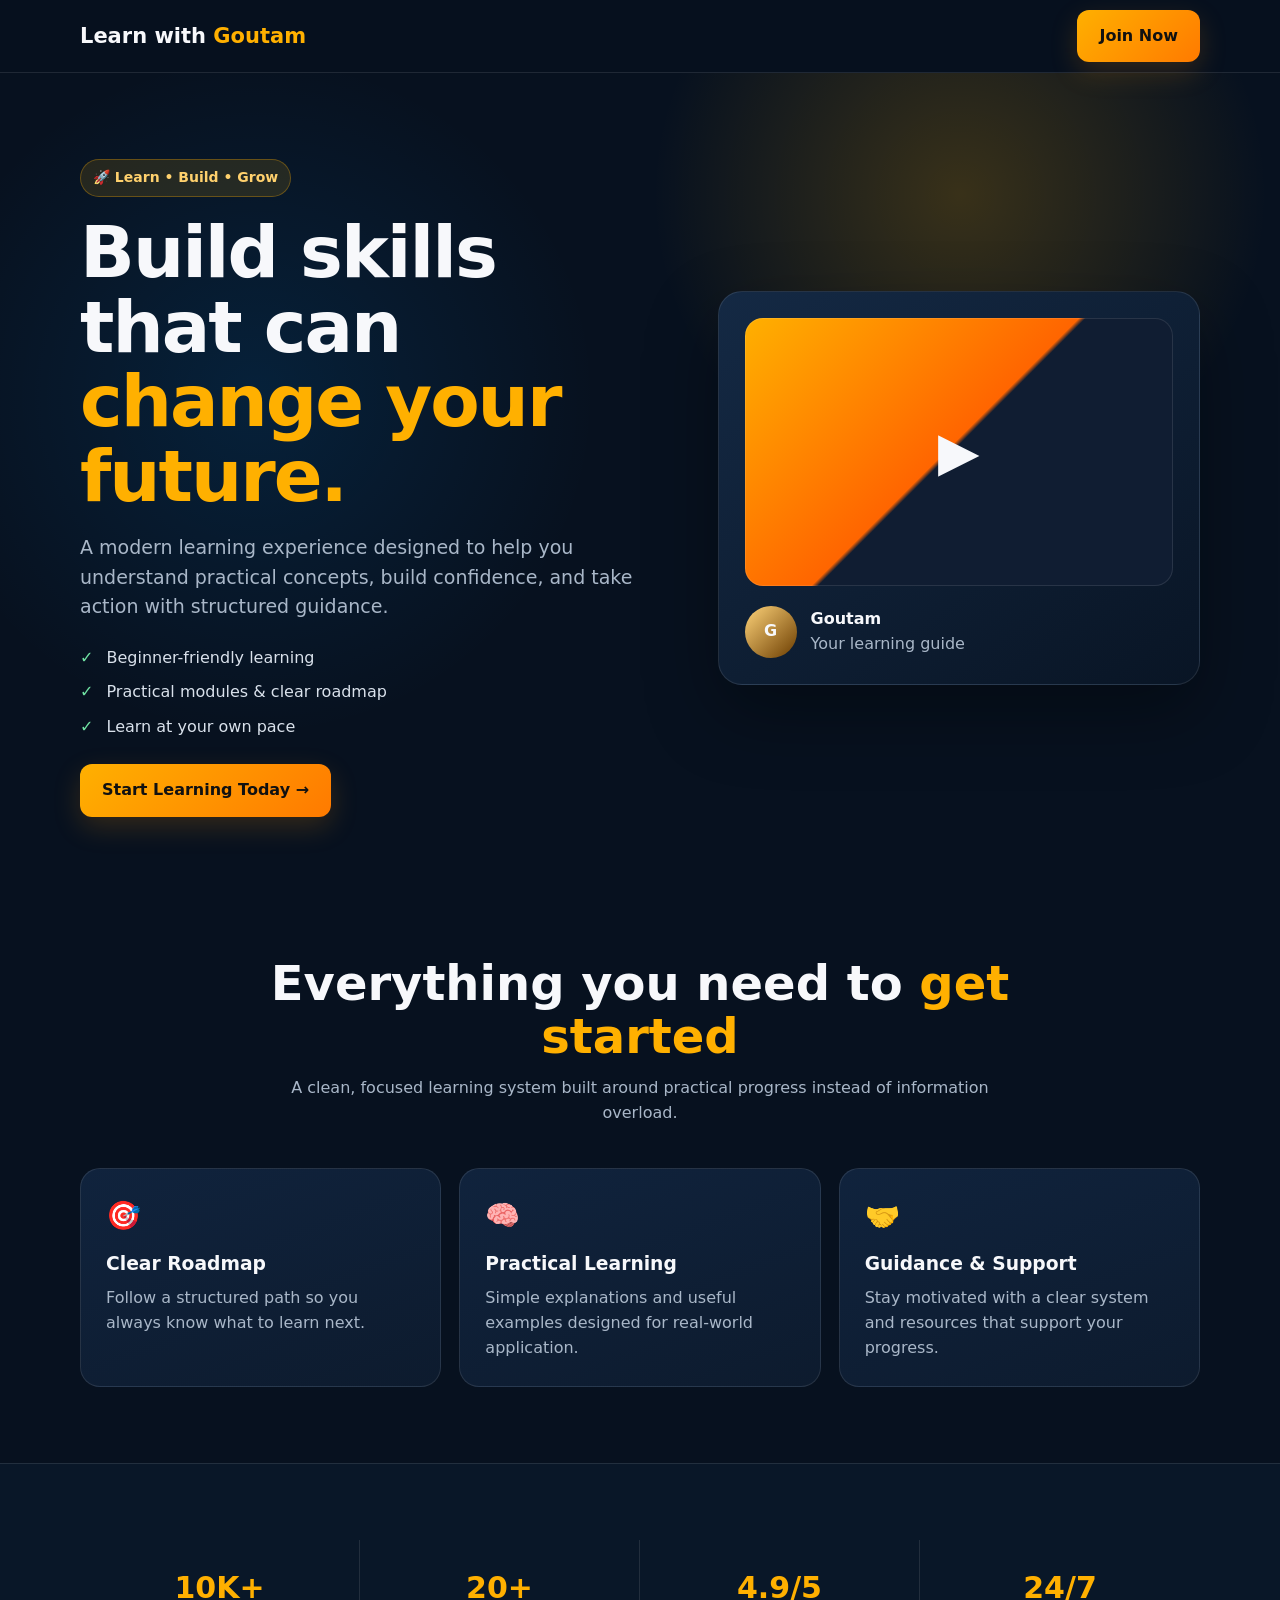
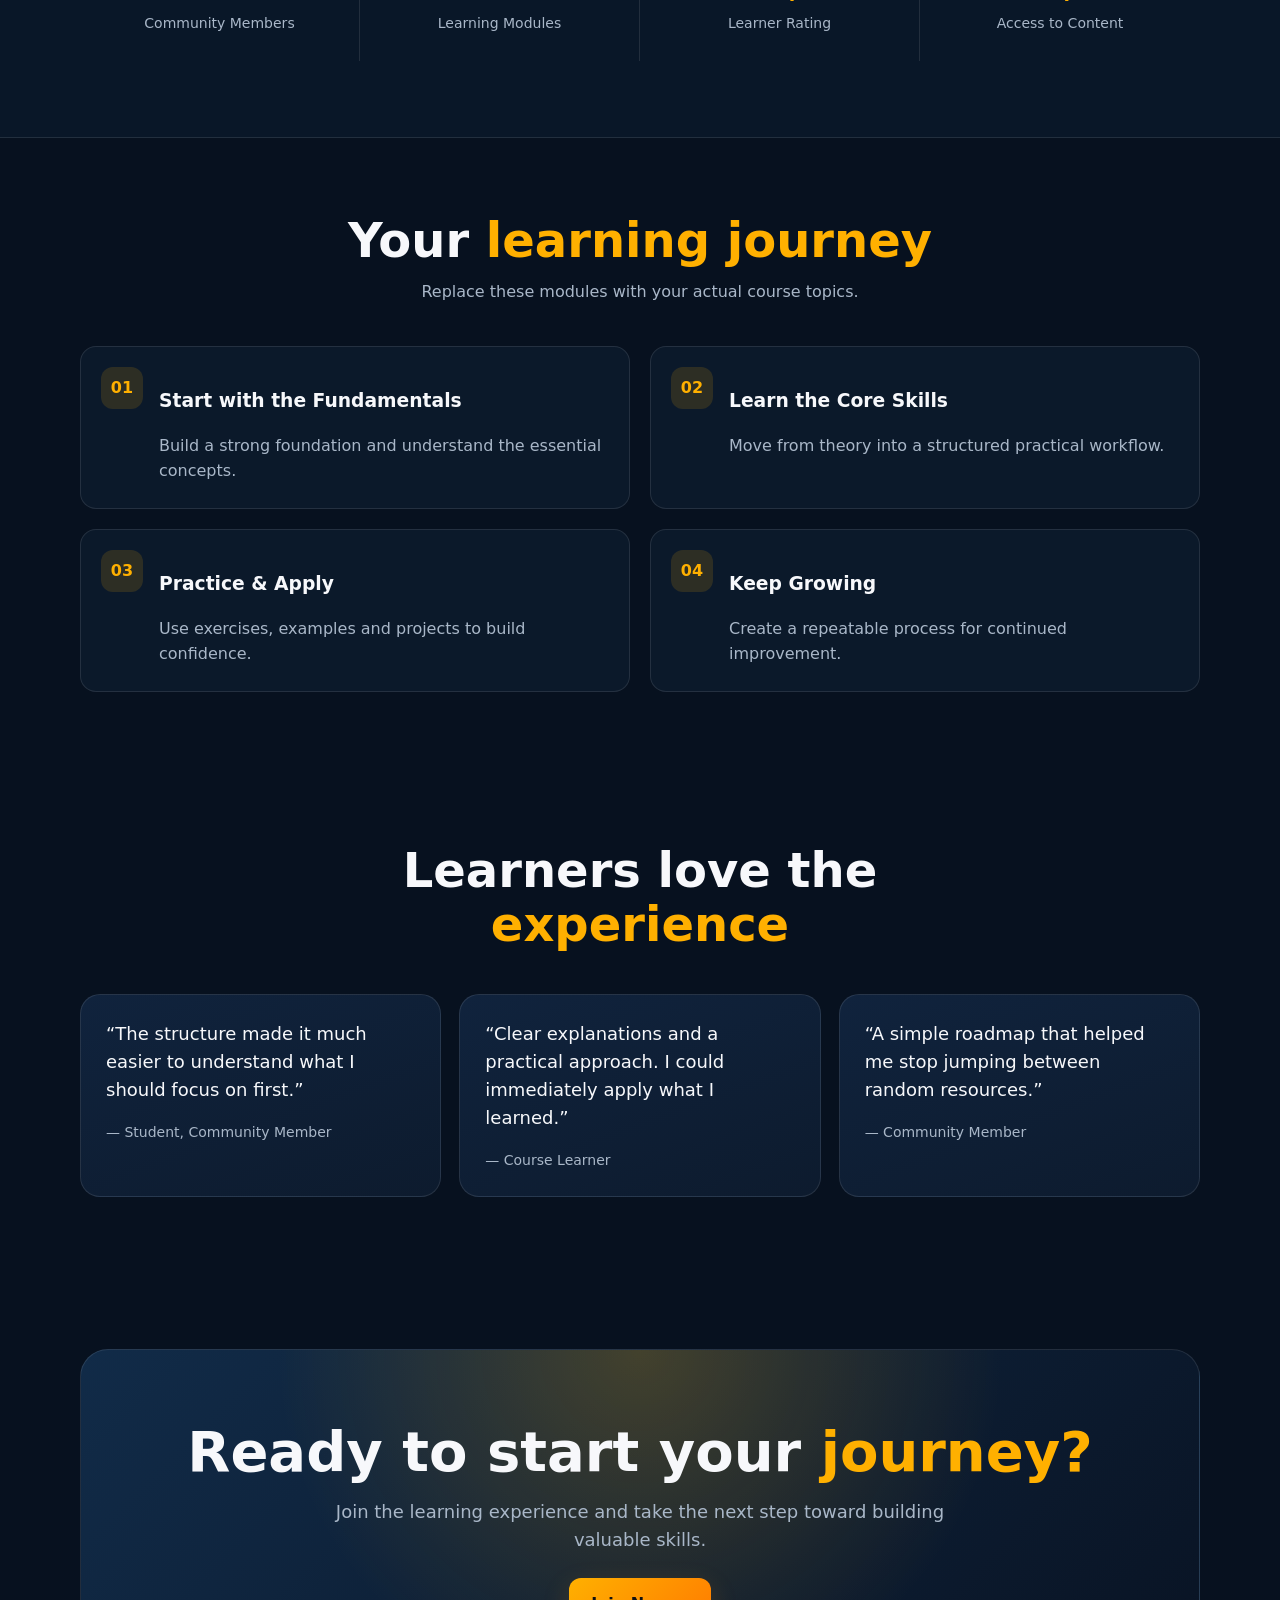
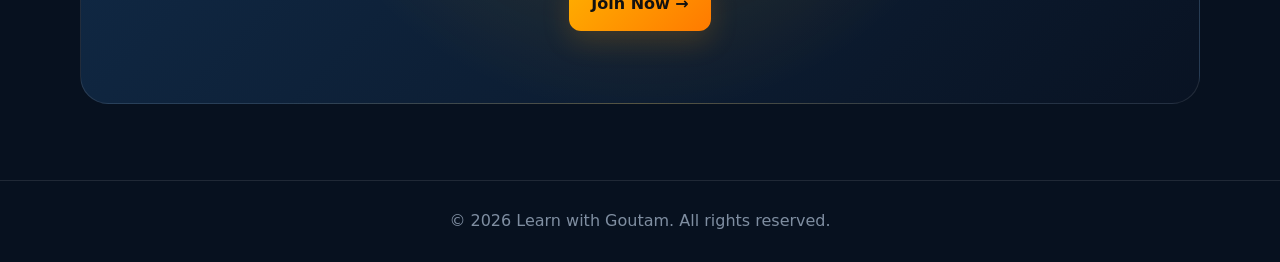
<file: index.html>
<!DOCTYPE html>
<html lang="en">
<head>
<meta charset="UTF-8">
<meta name="viewport" content="width=device-width, initial-scale=1.0">
<title>Learn With Goutam — Landing Page</title>

  <!-- Meta Pixel Code -->
<script>
!function(f,b,e,v,n,t,s)
{if(f.fbq)return;n=f.fbq=function(){n.callMethod?
n.callMethod.apply(n,arguments):n.queue.push(arguments)};
if(!f._fbq)f._fbq=n;n.push=n;n.loaded=!0;n.version='2.0';
n.queue=[];t=b.createElement(e);t.async=!0;
t.src=v;s=b.getElementsByTagName(e)[0];
s.parentNode.insertBefore(t,s)}(window, document,'script',
'https://connect.facebook.net/en_US/fbevents.js');
fbq('init', '1588254652836169');
fbq('track', 'PageView');
</script>
<noscript><img height="1" width="1" style="display:none"
src="https://www.facebook.com/tr?id=1588254652836169&ev=PageView&noscript=1"
/></noscript>
<!-- End Meta Pixel Code -->
<style>
:root{
  --bg:#07111f;--card:#0d1b2e;--card2:#10233d;--text:#f7f8fb;--muted:#a9b7c8;
  --primary:#ffb000;--primary2:#ff7a00;--line:rgba(255,255,255,.10);
}
*{box-sizing:border-box}html{scroll-behavior:smooth}body{margin:0;font-family:Inter,system-ui,-apple-system,Segoe UI,Arial,sans-serif;background:var(--bg);color:var(--text);line-height:1.55}
.container{width:min(1120px,92%);margin:auto}
nav{position:sticky;top:0;z-index:10;background:rgba(7,17,31,.88);backdrop-filter:blur(14px);border-bottom:1px solid var(--line)}
.nav{height:72px;display:flex;align-items:center;justify-content:space-between;gap:20px}.brand{font-weight:900;font-size:21px}.brand span{color:var(--primary)}
.btn{display:inline-flex;align-items:center;justify-content:center;text-decoration:none;color:#111;font-weight:850;padding:14px 22px;border-radius:12px;background:linear-gradient(135deg,var(--primary),var(--primary2));box-shadow:0 10px 28px rgba(255,151,0,.18)}
.hero{padding:86px 0 64px;background:radial-gradient(circle at 75% 15%,rgba(255,176,0,.20),transparent 26%),radial-gradient(circle at 20% 40%,rgba(0,149,255,.12),transparent 30%)}
.grid{display:grid;grid-template-columns:1.1fr .9fr;gap:48px;align-items:center}
.badge{display:inline-block;background:rgba(255,176,0,.12);border:1px solid rgba(255,176,0,.3);color:#ffd16d;padding:7px 12px;border-radius:99px;font-size:14px;font-weight:700}
h1{font-size:clamp(42px,6vw,72px);line-height:1.04;letter-spacing:-2px;margin:18px 0}.accent{color:var(--primary)}.lead{font-size:19px;color:var(--muted);max-width:650px}
.points{display:grid;gap:10px;margin:24px 0}.points div{color:#d9e1eb}.points b{color:#71e4a4;margin-right:8px}
.hero-card{padding:26px;border-radius:24px;background:linear-gradient(145deg,#142944,#091525);border:1px solid var(--line);box-shadow:0 28px 70px rgba(0,0,0,.35)}
.video{aspect-ratio:16/10;border-radius:18px;background:linear-gradient(135deg,#ffb000,#ff6500 48%,#101d32 49%);display:flex;align-items:center;justify-content:center;font-size:54px;box-shadow:inset 0 0 0 1px rgba(255,255,255,.1)}
.author{display:flex;gap:14px;align-items:center;margin-top:20px}.avatar{width:52px;height:52px;border-radius:50%;background:linear-gradient(135deg,#ffd47a,#6b3c00);display:grid;place-items:center;font-weight:900}
section{padding:76px 0}.section-title{text-align:center;max-width:760px;margin:0 auto 42px}.section-title h2{font-size:clamp(30px,4vw,48px);line-height:1.12;margin:0 0 12px}.section-title p{color:var(--muted);margin:0}
.cards{display:grid;grid-template-columns:repeat(3,1fr);gap:18px}.card{background:linear-gradient(160deg,var(--card2),var(--card));border:1px solid var(--line);border-radius:20px;padding:25px}.icon{font-size:28px;margin-bottom:12px}.card h3{margin:0 0 8px}.card p{margin:0;color:var(--muted)}
.stats{background:#091728;border-top:1px solid var(--line);border-bottom:1px solid var(--line)}.stats-grid{display:grid;grid-template-columns:repeat(4,1fr);text-align:center}.stat{padding:25px;border-right:1px solid var(--line)}.stat:last-child{border:0}.stat strong{display:block;font-size:30px;color:var(--primary)}.stat span{color:var(--muted);font-size:14px}
.course{display:grid;grid-template-columns:1fr 1fr;gap:20px}.module{padding:20px;border:1px solid var(--line);border-radius:16px;background:#0b192a;display:flex;gap:16px;align-items:flex-start}.num{min-width:42px;height:42px;border-radius:12px;background:rgba(255,176,0,.14);color:var(--primary);display:grid;place-items:center;font-weight:900}
.testimonials{display:grid;grid-template-columns:repeat(3,1fr);gap:18px}.quote{font-size:18px}.person{margin-top:18px;color:var(--muted);font-size:14px}
.cta{padding:72px 24px;border-radius:28px;text-align:center;background:radial-gradient(circle at top,rgba(255,176,0,.22),transparent 55%),linear-gradient(135deg,#112b48,#091323);border:1px solid var(--line)}.cta h2{font-size:clamp(32px,5vw,56px);line-height:1.08;margin:0 0 15px}.cta p{color:var(--muted);font-size:18px;max-width:650px;margin:0 auto 25px}
footer{padding:28px 0;color:#7f8ea1;text-align:center;border-top:1px solid var(--line)}
@media(max-width:800px){.grid,.course{grid-template-columns:1fr}.cards,.testimonials{grid-template-columns:1fr}.stats-grid{grid-template-columns:1fr 1fr}.stat:nth-child(2){border-right:0}.hero{padding-top:55px}nav .btn{padding:10px 14px;font-size:14px}h1{letter-spacing:-1.4px}}
</style>
</head>
<body>
<nav><div class="container nav"><div class="brand">Learn with <span>Goutam</span></div><a class="btn" href="https://t.me/+gCSP7J-tDQRjYzI1">Join Now</a></div></nav>

<header class="hero">
<div class="container grid">
  <div>
    <span class="badge">🚀 Learn • Build • Grow</span>
    <h1>Build skills that can <span class="accent">change your future.</span></h1>
    <p class="lead">A modern learning experience designed to help you understand practical concepts, build confidence, and take action with structured guidance.</p>
    <div class="points"><div><b>✓</b> Beginner-friendly learning</div><div><b>✓</b> Practical modules & clear roadmap</div><div><b>✓</b> Learn at your own pace</div></div>
    <a class="btn" href="https://t.me/+gCSP7J-tDQRjYzI1">Start Learning Today →</a>
  </div>
  <div class="hero-card">
    <div class="video">▶</div>
    <div class="author"><div class="avatar">G</div><div><strong>Goutam</strong><br><span style="color:var(--muted)">Your learning guide</span></div></div>
  </div>
</div>
</header>

<section>
<div class="container">
<div class="section-title"><h2>Everything you need to <span class="accent">get started</span></h2><p>A clean, focused learning system built around practical progress instead of information overload.</p></div>
<div class="cards">
<div class="card"><div class="icon">🎯</div><h3>Clear Roadmap</h3><p>Follow a structured path so you always know what to learn next.</p></div>
<div class="card"><div class="icon">🧠</div><h3>Practical Learning</h3><p>Simple explanations and useful examples designed for real-world application.</p></div>
<div class="card"><div class="icon">🤝</div><h3>Guidance & Support</h3><p>Stay motivated with a clear system and resources that support your progress.</p></div>
</div>
</div>
</section>

<section class="stats"><div class="container stats-grid">
<div class="stat"><strong>10K+</strong><span>Community Members</span></div>
<div class="stat"><strong>20+</strong><span>Learning Modules</span></div>
<div class="stat"><strong>4.9/5</strong><span>Learner Rating</span></div>
<div class="stat"><strong>24/7</strong><span>Access to Content</span></div>
</div></section>

<section>
<div class="container">
<div class="section-title"><h2>Your <span class="accent">learning journey</span></h2><p>Replace these modules with your actual course topics.</p></div>
<div class="course">
<div class="module"><div class="num">01</div><div><h3>Start with the Fundamentals</h3><p style="color:var(--muted);margin:5px 0">Build a strong foundation and understand the essential concepts.</p></div></div>
<div class="module"><div class="num">02</div><div><h3>Learn the Core Skills</h3><p style="color:var(--muted);margin:5px 0">Move from theory into a structured practical workflow.</p></div></div>
<div class="module"><div class="num">03</div><div><h3>Practice & Apply</h3><p style="color:var(--muted);margin:5px 0">Use exercises, examples and projects to build confidence.</p></div></div>
<div class="module"><div class="num">04</div><div><h3>Keep Growing</h3><p style="color:var(--muted);margin:5px 0">Create a repeatable process for continued improvement.</p></div></div>
</div>
</div>
</section>

<section>
<div class="container">
<div class="section-title"><h2>Learners love the <span class="accent">experience</span></h2></div>
<div class="testimonials">
<div class="card"><div class="quote">“The structure made it much easier to understand what I should focus on first.”</div><div class="person">— Student, Community Member</div></div>
<div class="card"><div class="quote">“Clear explanations and a practical approach. I could immediately apply what I learned.”</div><div class="person">— Course Learner</div></div>
<div class="card"><div class="quote">“A simple roadmap that helped me stop jumping between random resources.”</div><div class="person">— Community Member</div></div>
</div>
</div>
</section>

<section id="join"><div class="container cta">
<h2>Ready to start your <span class="accent">journey?</span></h2>
<p>Join the learning experience and take the next step toward building valuable skills.</p>
<a class="btn" href="https://t.me/+gCSP7J-tDQRjYzI1">Join Now →</a>
</div></section>

<footer><div class="container">© 2026 Learn with Goutam. All rights reserved.</div></footer>
</body>
</html>
</file>
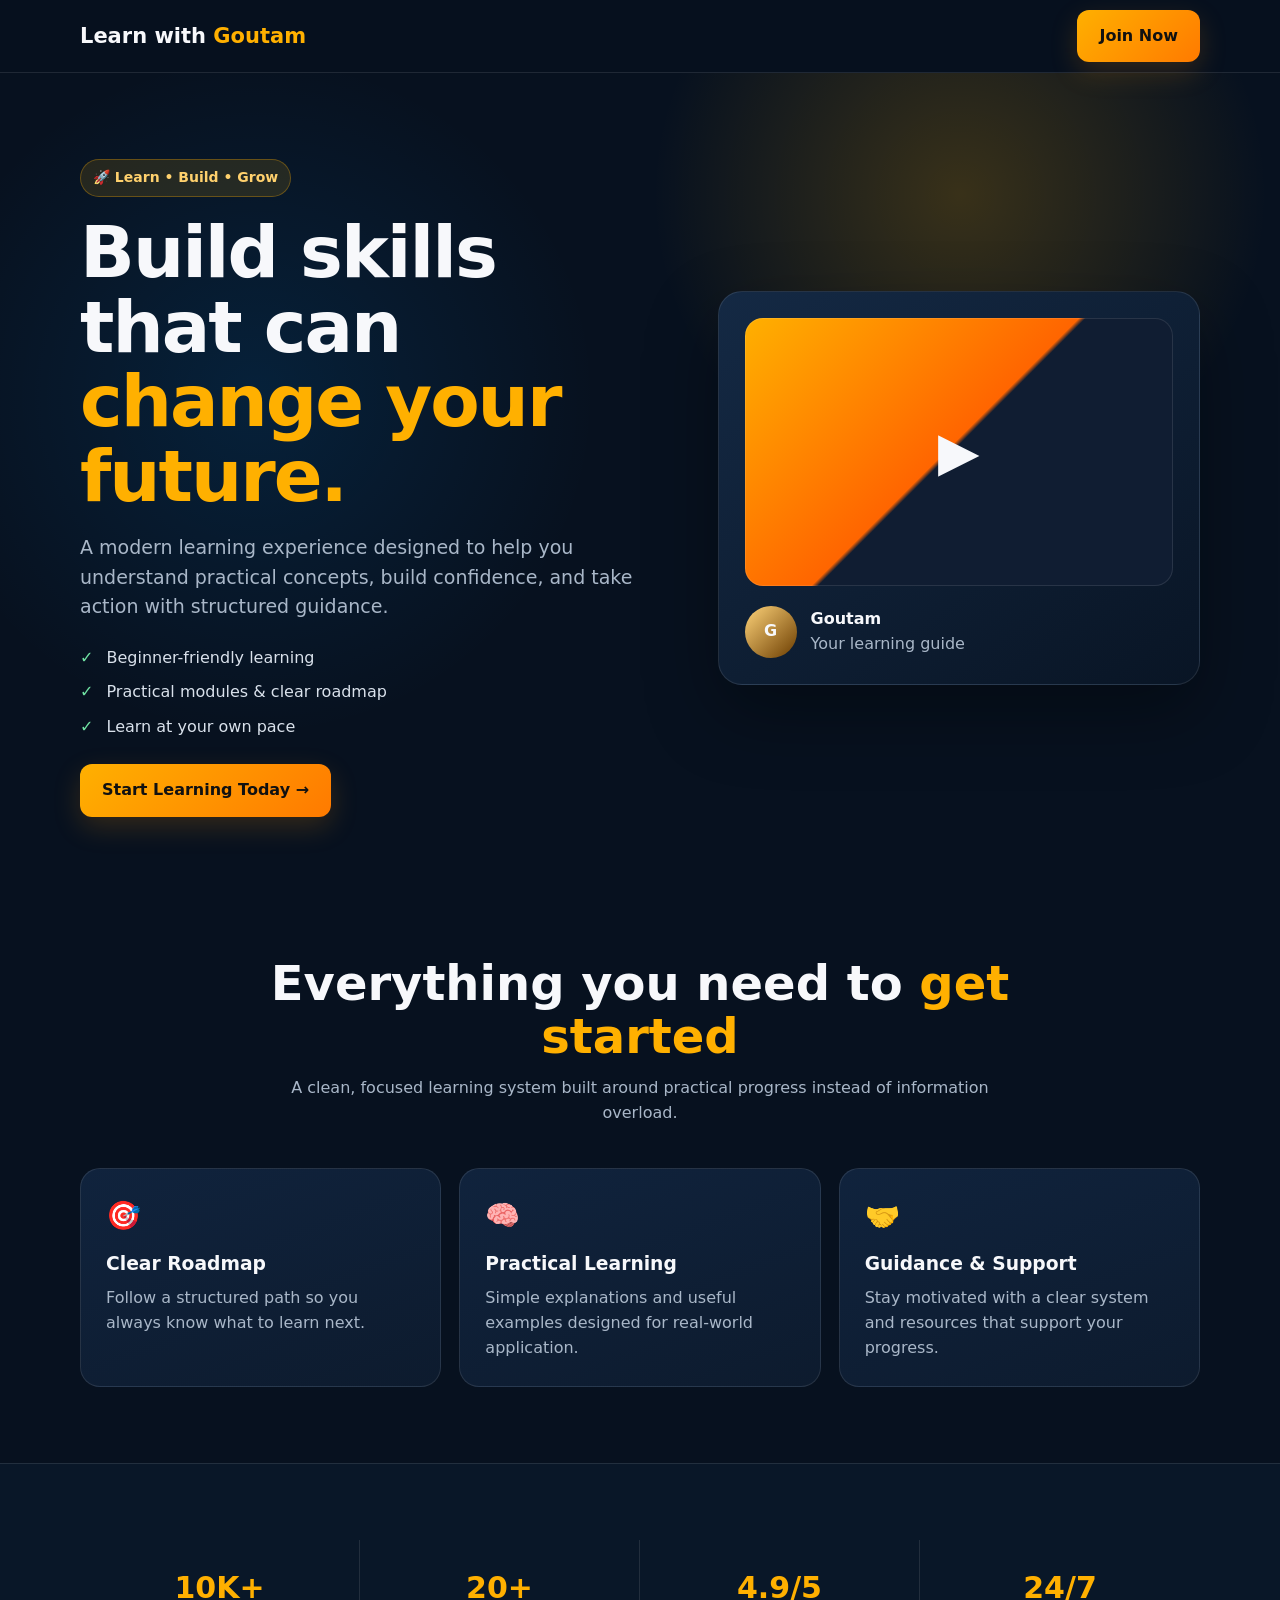
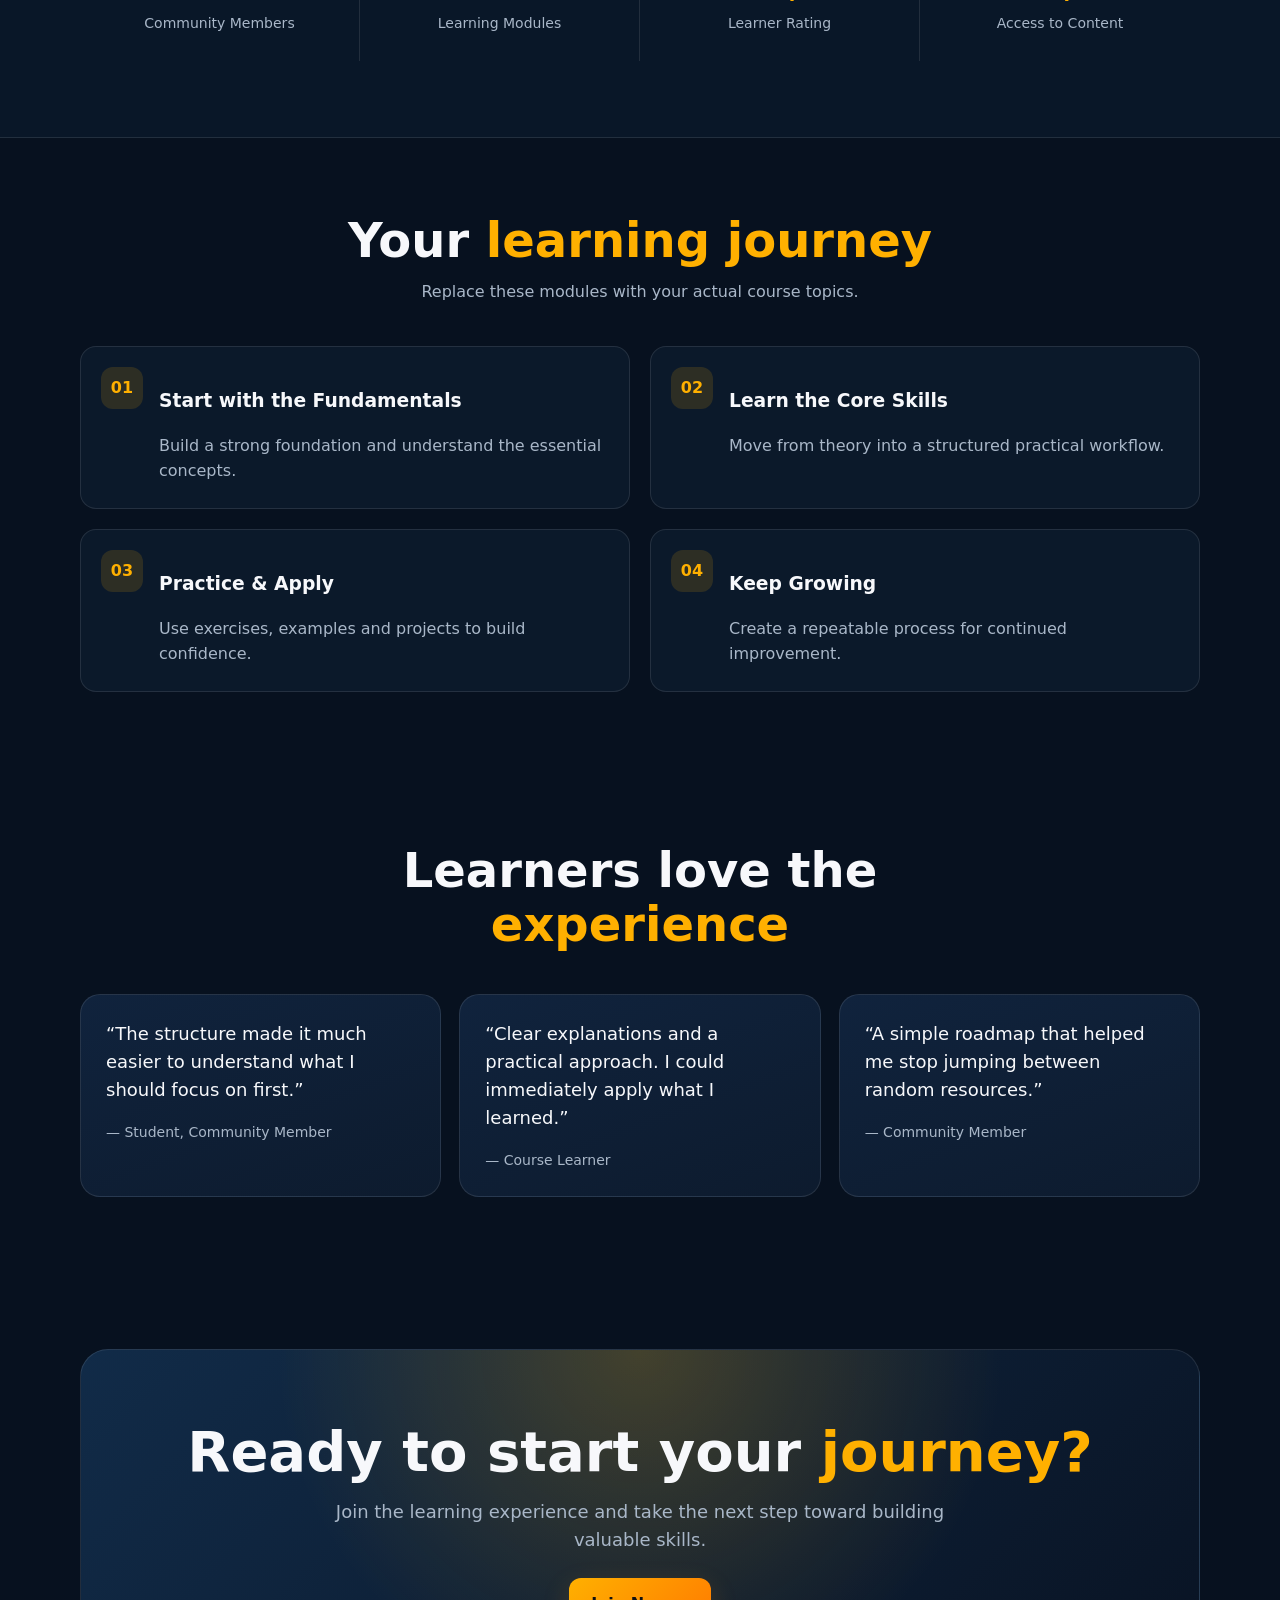
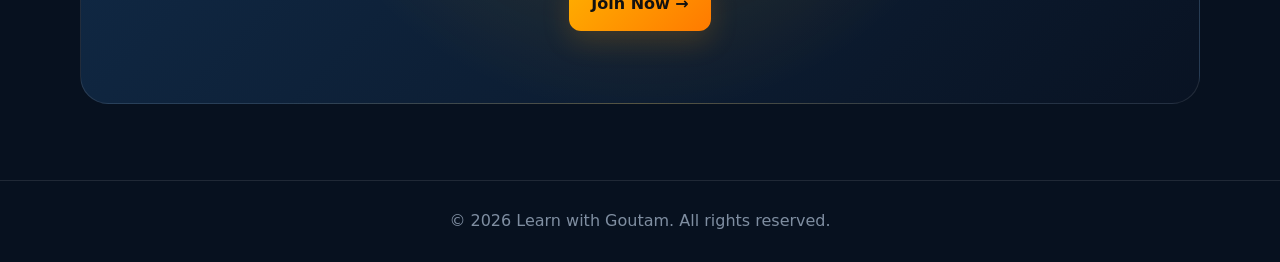
<file: learn-with-goutam-landing-page.html>
<!DOCTYPE html>
<html lang="en">
<head>
<meta charset="UTF-8">
<meta name="viewport" content="width=device-width, initial-scale=1.0">
<title>Learn With Goutam — Landing Page</title>
<style>
:root{
  --bg:#07111f;--card:#0d1b2e;--card2:#10233d;--text:#f7f8fb;--muted:#a9b7c8;
  --primary:#ffb000;--primary2:#ff7a00;--line:rgba(255,255,255,.10);
}
*{box-sizing:border-box}html{scroll-behavior:smooth}body{margin:0;font-family:Inter,system-ui,-apple-system,Segoe UI,Arial,sans-serif;background:var(--bg);color:var(--text);line-height:1.55}
.container{width:min(1120px,92%);margin:auto}
nav{position:sticky;top:0;z-index:10;background:rgba(7,17,31,.88);backdrop-filter:blur(14px);border-bottom:1px solid var(--line)}
.nav{height:72px;display:flex;align-items:center;justify-content:space-between;gap:20px}.brand{font-weight:900;font-size:21px}.brand span{color:var(--primary)}
.btn{display:inline-flex;align-items:center;justify-content:center;text-decoration:none;color:#111;font-weight:850;padding:14px 22px;border-radius:12px;background:linear-gradient(135deg,var(--primary),var(--primary2));box-shadow:0 10px 28px rgba(255,151,0,.18)}
.hero{padding:86px 0 64px;background:radial-gradient(circle at 75% 15%,rgba(255,176,0,.20),transparent 26%),radial-gradient(circle at 20% 40%,rgba(0,149,255,.12),transparent 30%)}
.grid{display:grid;grid-template-columns:1.1fr .9fr;gap:48px;align-items:center}
.badge{display:inline-block;background:rgba(255,176,0,.12);border:1px solid rgba(255,176,0,.3);color:#ffd16d;padding:7px 12px;border-radius:99px;font-size:14px;font-weight:700}
h1{font-size:clamp(42px,6vw,72px);line-height:1.04;letter-spacing:-2px;margin:18px 0}.accent{color:var(--primary)}.lead{font-size:19px;color:var(--muted);max-width:650px}
.points{display:grid;gap:10px;margin:24px 0}.points div{color:#d9e1eb}.points b{color:#71e4a4;margin-right:8px}
.hero-card{padding:26px;border-radius:24px;background:linear-gradient(145deg,#142944,#091525);border:1px solid var(--line);box-shadow:0 28px 70px rgba(0,0,0,.35)}
.video{aspect-ratio:16/10;border-radius:18px;background:linear-gradient(135deg,#ffb000,#ff6500 48%,#101d32 49%);display:flex;align-items:center;justify-content:center;font-size:54px;box-shadow:inset 0 0 0 1px rgba(255,255,255,.1)}
.author{display:flex;gap:14px;align-items:center;margin-top:20px}.avatar{width:52px;height:52px;border-radius:50%;background:linear-gradient(135deg,#ffd47a,#6b3c00);display:grid;place-items:center;font-weight:900}
section{padding:76px 0}.section-title{text-align:center;max-width:760px;margin:0 auto 42px}.section-title h2{font-size:clamp(30px,4vw,48px);line-height:1.12;margin:0 0 12px}.section-title p{color:var(--muted);margin:0}
.cards{display:grid;grid-template-columns:repeat(3,1fr);gap:18px}.card{background:linear-gradient(160deg,var(--card2),var(--card));border:1px solid var(--line);border-radius:20px;padding:25px}.icon{font-size:28px;margin-bottom:12px}.card h3{margin:0 0 8px}.card p{margin:0;color:var(--muted)}
.stats{background:#091728;border-top:1px solid var(--line);border-bottom:1px solid var(--line)}.stats-grid{display:grid;grid-template-columns:repeat(4,1fr);text-align:center}.stat{padding:25px;border-right:1px solid var(--line)}.stat:last-child{border:0}.stat strong{display:block;font-size:30px;color:var(--primary)}.stat span{color:var(--muted);font-size:14px}
.course{display:grid;grid-template-columns:1fr 1fr;gap:20px}.module{padding:20px;border:1px solid var(--line);border-radius:16px;background:#0b192a;display:flex;gap:16px;align-items:flex-start}.num{min-width:42px;height:42px;border-radius:12px;background:rgba(255,176,0,.14);color:var(--primary);display:grid;place-items:center;font-weight:900}
.testimonials{display:grid;grid-template-columns:repeat(3,1fr);gap:18px}.quote{font-size:18px}.person{margin-top:18px;color:var(--muted);font-size:14px}
.cta{padding:72px 24px;border-radius:28px;text-align:center;background:radial-gradient(circle at top,rgba(255,176,0,.22),transparent 55%),linear-gradient(135deg,#112b48,#091323);border:1px solid var(--line)}.cta h2{font-size:clamp(32px,5vw,56px);line-height:1.08;margin:0 0 15px}.cta p{color:var(--muted);font-size:18px;max-width:650px;margin:0 auto 25px}
footer{padding:28px 0;color:#7f8ea1;text-align:center;border-top:1px solid var(--line)}
@media(max-width:800px){.grid,.course{grid-template-columns:1fr}.cards,.testimonials{grid-template-columns:1fr}.stats-grid{grid-template-columns:1fr 1fr}.stat:nth-child(2){border-right:0}.hero{padding-top:55px}nav .btn{padding:10px 14px;font-size:14px}h1{letter-spacing:-1.4px}}
</style>
</head>
<body>
<nav><div class="container nav"><div class="brand">Learn with <span>Goutam</span></div><a class="btn" href="#join">Join Now</a></div></nav>

<header class="hero">
<div class="container grid">
  <div>
    <span class="badge">🚀 Learn • Build • Grow</span>
    <h1>Build skills that can <span class="accent">change your future.</span></h1>
    <p class="lead">A modern learning experience designed to help you understand practical concepts, build confidence, and take action with structured guidance.</p>
    <div class="points"><div><b>✓</b> Beginner-friendly learning</div><div><b>✓</b> Practical modules & clear roadmap</div><div><b>✓</b> Learn at your own pace</div></div>
    <a class="btn" href="#join">Start Learning Today →</a>
  </div>
  <div class="hero-card">
    <div class="video">▶</div>
    <div class="author"><div class="avatar">G</div><div><strong>Goutam</strong><br><span style="color:var(--muted)">Your learning guide</span></div></div>
  </div>
</div>
</header>

<section>
<div class="container">
<div class="section-title"><h2>Everything you need to <span class="accent">get started</span></h2><p>A clean, focused learning system built around practical progress instead of information overload.</p></div>
<div class="cards">
<div class="card"><div class="icon">🎯</div><h3>Clear Roadmap</h3><p>Follow a structured path so you always know what to learn next.</p></div>
<div class="card"><div class="icon">🧠</div><h3>Practical Learning</h3><p>Simple explanations and useful examples designed for real-world application.</p></div>
<div class="card"><div class="icon">🤝</div><h3>Guidance & Support</h3><p>Stay motivated with a clear system and resources that support your progress.</p></div>
</div>
</div>
</section>

<section class="stats"><div class="container stats-grid">
<div class="stat"><strong>10K+</strong><span>Community Members</span></div>
<div class="stat"><strong>20+</strong><span>Learning Modules</span></div>
<div class="stat"><strong>4.9/5</strong><span>Learner Rating</span></div>
<div class="stat"><strong>24/7</strong><span>Access to Content</span></div>
</div></section>

<section>
<div class="container">
<div class="section-title"><h2>Your <span class="accent">learning journey</span></h2><p>Replace these modules with your actual course topics.</p></div>
<div class="course">
<div class="module"><div class="num">01</div><div><h3>Start with the Fundamentals</h3><p style="color:var(--muted);margin:5px 0">Build a strong foundation and understand the essential concepts.</p></div></div>
<div class="module"><div class="num">02</div><div><h3>Learn the Core Skills</h3><p style="color:var(--muted);margin:5px 0">Move from theory into a structured practical workflow.</p></div></div>
<div class="module"><div class="num">03</div><div><h3>Practice & Apply</h3><p style="color:var(--muted);margin:5px 0">Use exercises, examples and projects to build confidence.</p></div></div>
<div class="module"><div class="num">04</div><div><h3>Keep Growing</h3><p style="color:var(--muted);margin:5px 0">Create a repeatable process for continued improvement.</p></div></div>
</div>
</div>
</section>

<section>
<div class="container">
<div class="section-title"><h2>Learners love the <span class="accent">experience</span></h2></div>
<div class="testimonials">
<div class="card"><div class="quote">“The structure made it much easier to understand what I should focus on first.”</div><div class="person">— Student, Community Member</div></div>
<div class="card"><div class="quote">“Clear explanations and a practical approach. I could immediately apply what I learned.”</div><div class="person">— Course Learner</div></div>
<div class="card"><div class="quote">“A simple roadmap that helped me stop jumping between random resources.”</div><div class="person">— Community Member</div></div>
</div>
</div>
</section>

<section id="join"><div class="container cta">
<h2>Ready to start your <span class="accent">journey?</span></h2>
<p>Join the learning experience and take the next step toward building valuable skills.</p>
<a class="btn" href="https://example.com">Join Now →</a>
</div></section>

<footer><div class="container">© 2026 Learn with Goutam. All rights reserved.</div></footer>
</body>
</html>
</file>
